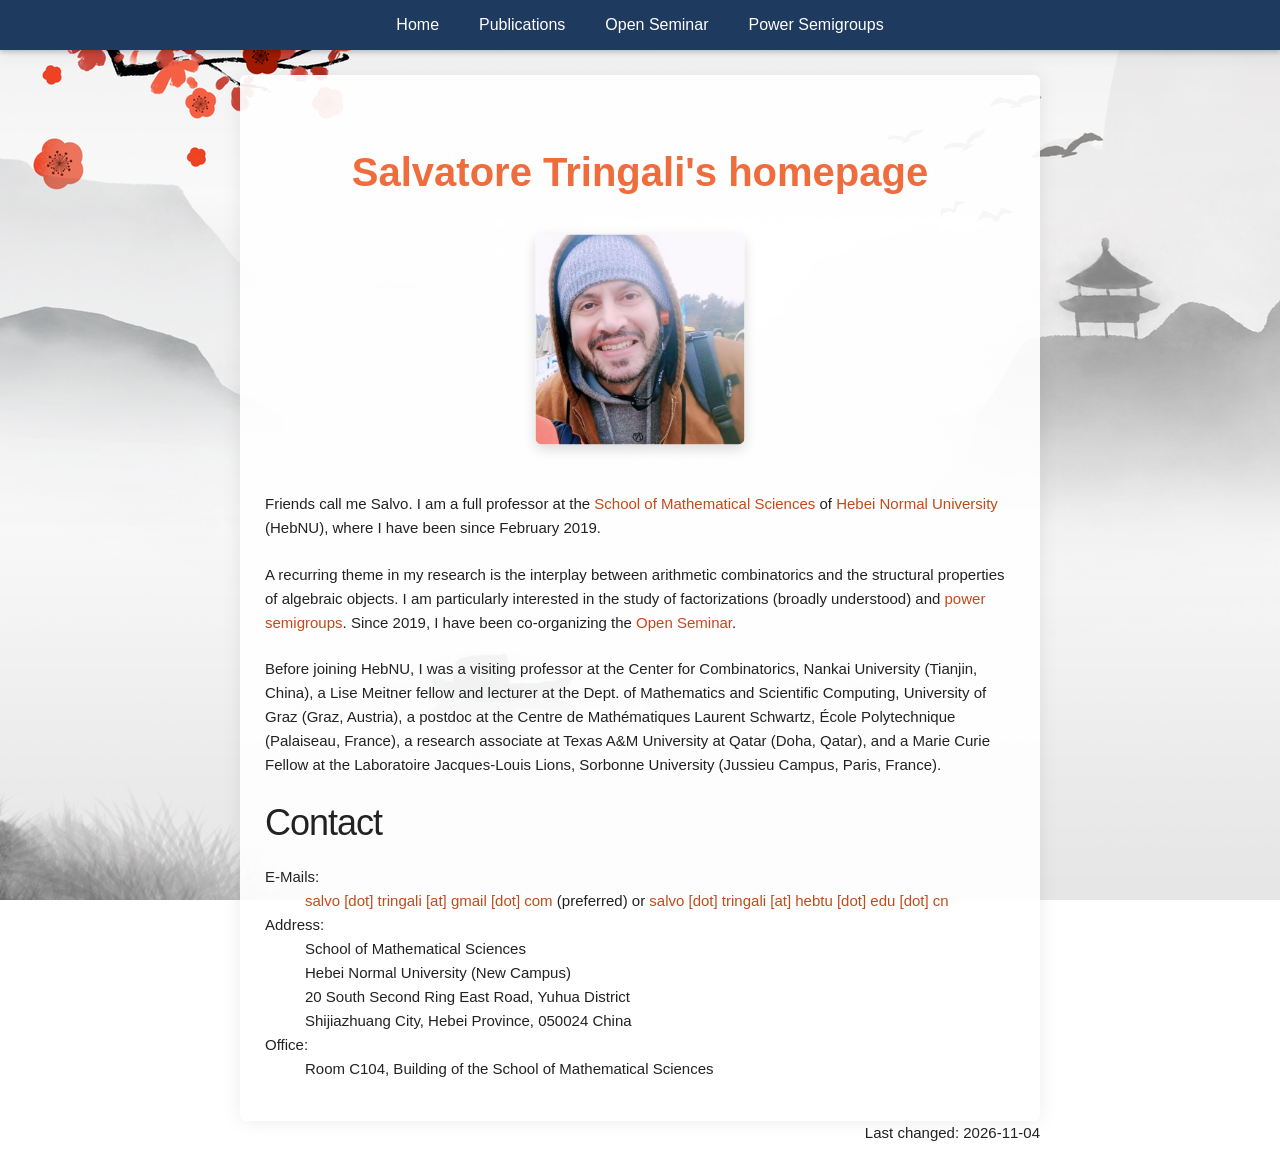
<file: index.html>
<!DOCTYPE html>
<html lang="en">
<head>
  <meta charset="utf-8" />
  <meta name="HandheldFriendly" content="true" />
  <meta name="viewport" content="width=device-width, height=device-height, user-scalable=yes, initial-scale=1.0" />
  <title>Salvatore 'Salvo' Tringali - Home</title>

  <link href="./mystyle.css" rel="stylesheet" type="text/css" />
  <link rel="canonical" href="https://salvo-tringali.github.io/" />
</head>

<body>

<header class="navbar-header">
  <nav class="navbar">
    <a href="/home/">Home</a>
	<a href="pubs.html">Publications</a>
    <a href="open-seminar.html">Open Seminar</a>
	<a href="power-semigroups.html">Power Semigroups</a>
  </nav>
</header>
	
  <div id="content-container">
  <div id="content">


<div id="header">
  <div id="header-name">Salvatore Tringali's homepage</div>

	<!--
  <div id="header-institute">
    <a href="https://sxxy.hebtu.edu.cn/">School of Mathematical Sciences</a> &#183;
    <a href="https://io.hebtu.edu.cn/en/">Hebei Normal University (HebNU)</a>
  </div>
	-->
</div>



   <div id="nav">

     <!--<a href="././index.html"><div class="active">Home</div></a>

      <a href="././publications.html"><div class="inactive">Publications</div></a>

      <a href="././conferences.html"><div class="inactive">Conferences</div></a>-->

    </div>

    <div class="clearer"></div>


<div class="profile-vertical">
  <div class="profile-photo">
    <img src="salvo_2024.jpg" alt="Salvatore Tringali (2024)">
  </div>
</div>

<section id="intro">
  <div class="profile-text">
    <p>
      Friends call me Salvo. I am a full professor 
		at the <a href="https://sxxy.hebtu.edu.cn/">School 
		  of Mathematical Sciences</a> 
      of <a href="https://io.hebtu.edu.cn/en/">Hebei Normal University</a> (HebNU), 
		where I have been since February 2019. 
    </p>

    <p>
		A recurring theme in my research is the interplay between arithmetic combinatorics 
		and the structural properties of algebraic objects. I am particularly interested 
		in the study of factorizations (broadly understood) and 
		<a href="power-semigroups.html">power semigroups</a>. 
		Since 2019, I have been co-organizing the <a href="open-seminar.html">Open Seminar</a>.
    </p>

    <p>
      Before joining HebNU, I was a visiting professor at the Center for Combinatorics, 
		Nankai University (Tianjin, China), a Lise Meitner fellow and lecturer at the 
		Dept. of Mathematics and Scientific Computing, University of Graz (Graz, Austria), 
		a postdoc at the Centre de Mathématiques Laurent Schwartz, 
		École Polytechnique (Palaiseau, France), a research associate at Texas A&M University at Qatar 
		(Doha, Qatar), and a Marie Curie Fellow at the Laboratoire Jacques-Louis Lions, 
		Sorbonne University (Jussieu Campus, Paris, France).
    </p>
  </div>
</section>

   <h1>Contact</h1>

   <dl id="contact">
    <dt>E-Mails:</dt>
    <dd>
      <a href="salvo.tringali@gmail.com">salvo [dot] tringali [at] gmail [dot] com</a> (preferred) or 
		<a href="mailto:salvo.tringali@hebtu.edu.cn">salvo [dot] tringali [at] hebtu [dot] edu [dot] cn</a> 
      </dd>

    <dt>Address:</dt>
    <dd>
      School of Mathematical Sciences <br>
      Hebei Normal University (New Campus) <br>
	  20 South Second Ring East Road, Yuhua District <br>
	  Shijiazhuang City, Hebei Province, 050024 China
    </dd>

    <dt>Office:</dt>
    <dd>
      Room C104, Building of the School of Mathematical Sciences
    </dd>
  </dl>
  </div>

  <div class="clearer"></div>

  <div id="nav"></div>

    <div id="footer">
		<p style="text-align: right;">
			Last changed: 2026-11-04
		</p>
	</div>
  </div>
</body>
</html>
</file>
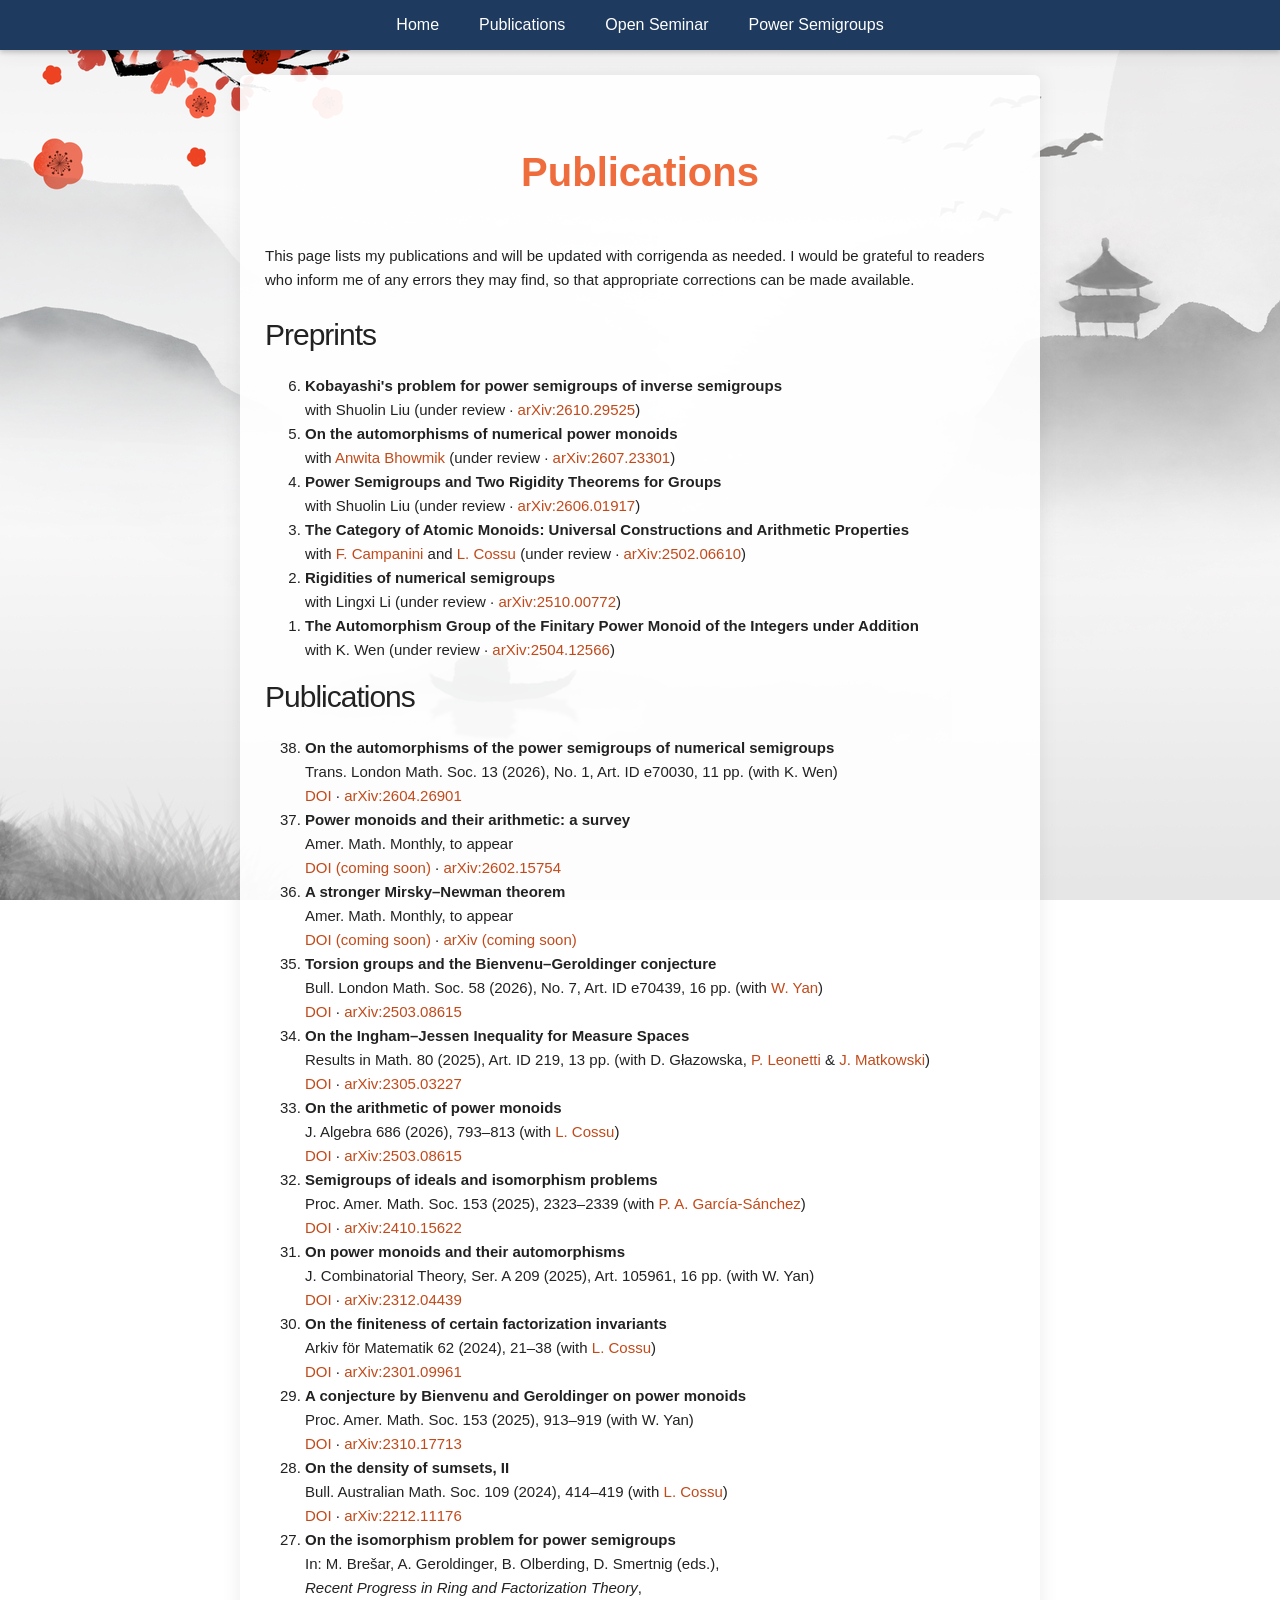
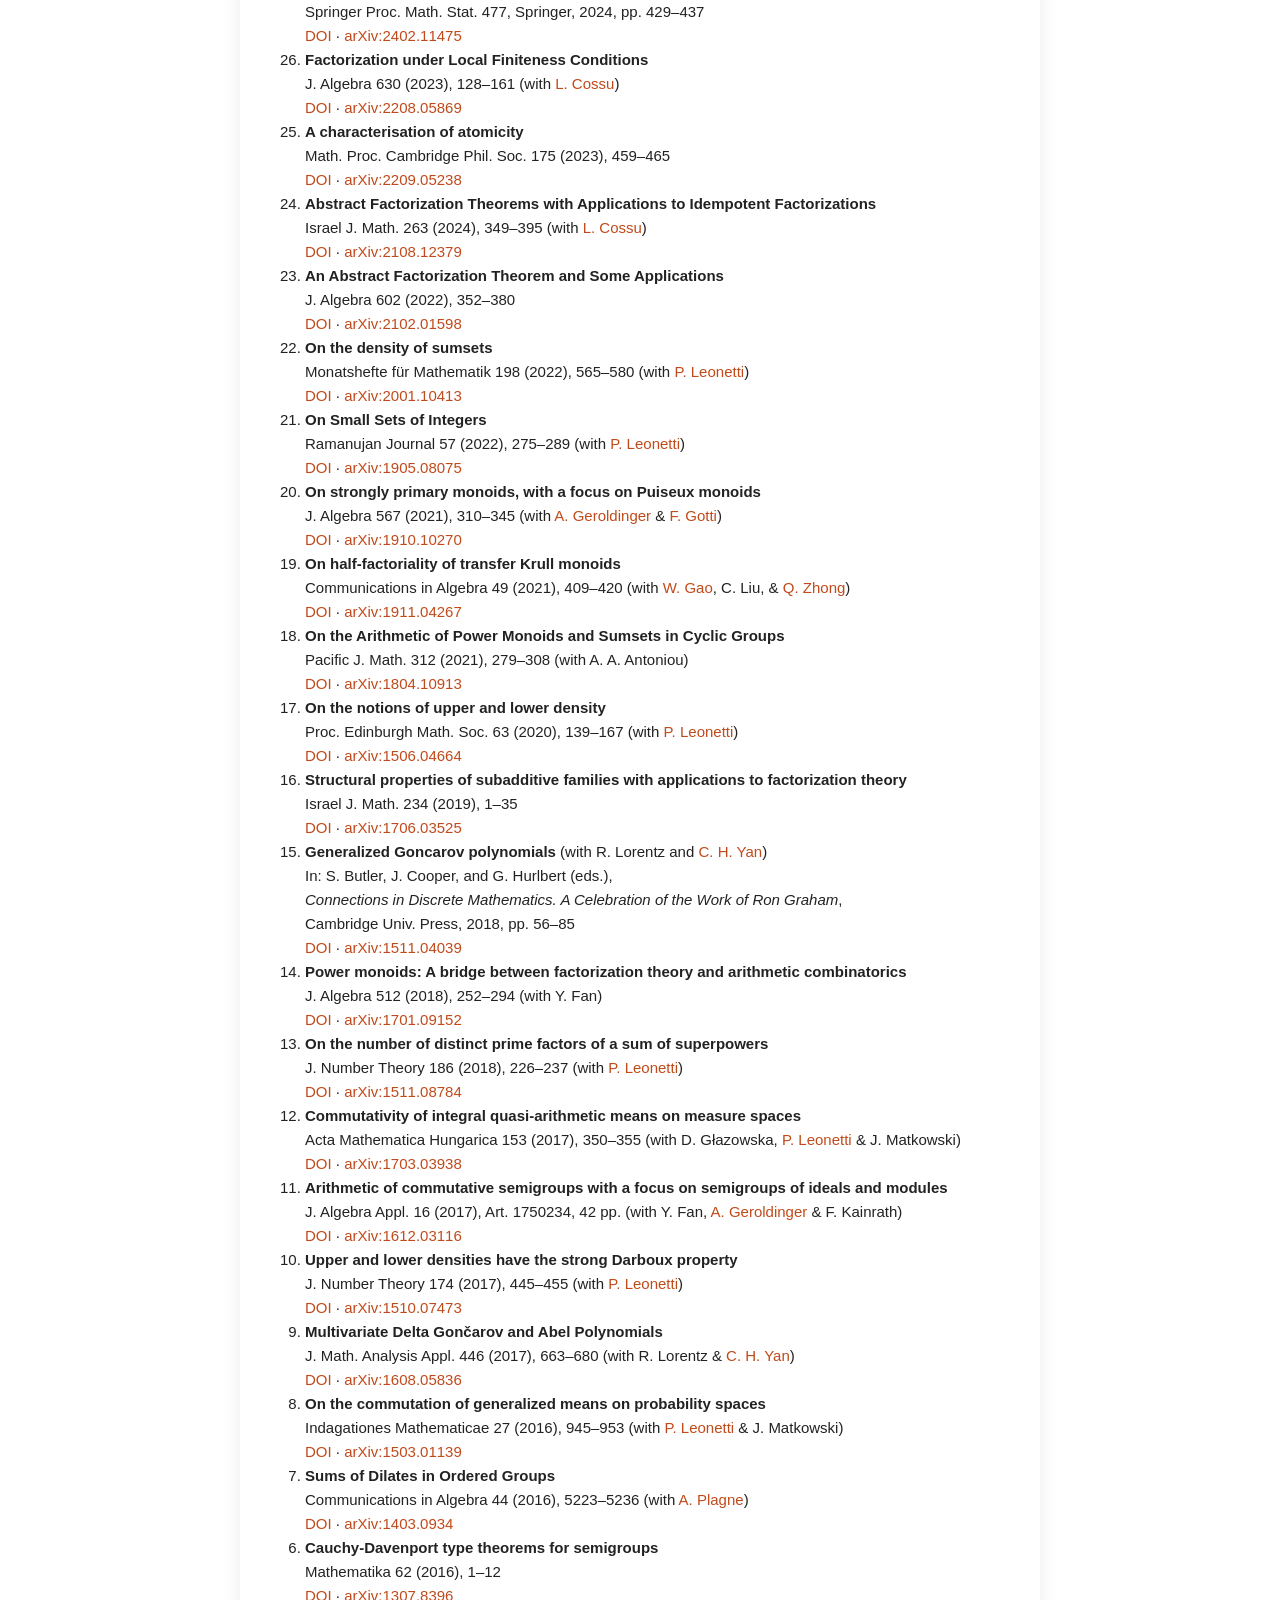
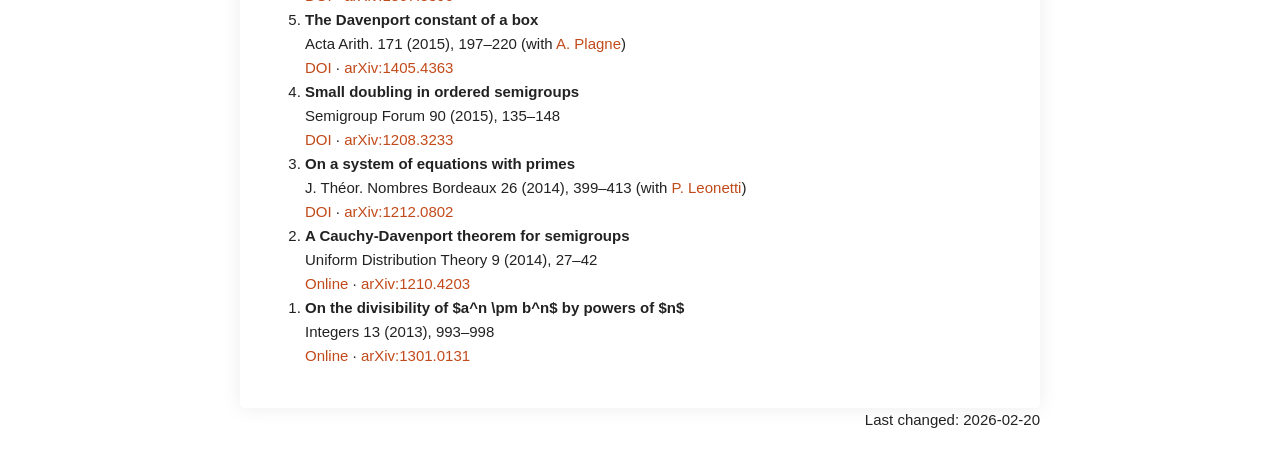
<file: pubs.html>
<!DOCTYPE html>
<html lang="en">
<head>
  <meta charset="utf-8" />
  <meta name="HandheldFriendly" content="true" />
  <meta name="viewport" content="width=device-width, height=device-height, user-scalable=yes, initial-scale=1.0" />
  <title>Salvatore "Salvo" Tringali - Publications</title>

  <link href="./mystyle.css" rel="stylesheet" type="text/css" />
  <link rel="canonical" href="https://salvo-tringali.github.io/" />
</head>

<body>

<header class="navbar-header">
  <nav class="navbar">
    <a href="/home/">Home</a>
	<a href="pubs.html">Publications</a>
    <a href="open-seminar.html">Open Seminar</a>
	<a href="power-semigroups.html">Power Semigroups</a>
  </nav>
</header>
	
  <div id="content-container">
  <div id="content">


<div id="header">
  <div id="header-name">Publications</div>
</div>

    <div class="clearer"></div>

<section id="intro">
  <div class="profile-text">
    <p>
      This page lists my publications and will be updated with 
		corrigenda as needed. I would be grateful to readers who 
		inform me of any errors they may find, so that appropriate 
		corrections can be made available.
    </p>
  </div>
</section>

<section id="preprints">
<h2>Preprints</h2>

<ol reversed start="">

  <li>
    <strong>Kobayashi's problem for power semigroups of inverse semigroups</strong><br>
	  with Shuolin Liu (under review · <a href="https://arxiv.org/abs/2610.29525">arXiv:2610.29525</a>)
  </li>
	
  <li>
    <strong>On the automorphisms of numerical power monoids</strong><br>
	  with <a href="https://anwitab.github.io/anwita_website/">Anwita Bhowmik</a> (under review · <a href="https://arxiv.org/abs/2607.23301">arXiv:2607.23301</a>)
  </li>
	
  <li>
    <strong>Power Semigroups and Two Rigidity Theorems for Groups</strong><br>
	  with Shuolin Liu (under review · <a href="https://arxiv.org/abs/2606.01917">arXiv:2606.01917</a>)
  </li>
	
  <li>
    <strong>The Category of Atomic Monoids: Universal Constructions and Arithmetic Properties</strong><br>
	  with <a href="https://www.researchgate.net/profile/Federico-Campanini">F. Campanini</a> and <a href="https://sites.google.com/view/laura-cossu">L. Cossu</a> (under review · <a href="https://arxiv.org/abs/2502.06610">arXiv:2502.06610</a>)
  </li>

  <li>
    <strong>Rigidities of numerical semigroups</strong><br>
	  with Lingxi Li (under review · <a href="https://arxiv.org/abs/2510.00772">arXiv:2510.00772</a>)
  </li>

  <li>
    <strong>The Automorphism Group of the Finitary Power Monoid of the Integers under Addition</strong><br>
	  with K. Wen (under review · <a href="https://arxiv.org/abs/2504.12566">arXiv:2504.12566</a>)
  </li>
</ol>
</section>

	   
<section id="publications">
  <h2>Publications</h2>
  <ol reversed start="38">

   <li>
      <strong>On the automorphisms of the power semigroups of numerical semigroups</strong><br>
      Trans. London Math. Soc. 13 (2026), No. 1, Art. ID e70030, 11 pp. (with K. Wen)<br>
      <a href="http://dx.doi.org/10.1112/tlm3.70030">DOI</a> ·
      <a href="https://arxiv.org/abs/2604.26901">arXiv:2604.26901</a>
    </li>
	  
  <li>
    <strong>Power monoids and their arithmetic: a survey</strong><br>
	  Amer. Math. Monthly, to appear <br>
	  <a href="#">DOI (coming soon)</a> · <a href="https://arxiv.org/abs/2602.15754">arXiv:2602.15754</a>
  </li>
	  
  <li>
    <strong>A stronger Mirsky–Newman theorem</strong><br>
	  Amer. Math. Monthly, to appear<br>
	  <a href="#">DOI (coming soon)</a> ·
      <a href="#">arXiv (coming soon)</a>
  </li>
	  
  <li>
    <strong>Torsion groups and the Bienvenu–Geroldinger conjecture</strong><br>
	  Bull. London Math. Soc. 58 (2026), No. 7, Art. ID e70439, 16 pp. 
	  (with <a href="https://www.researchgate.net/profile/Weihao-Yan-3">W. Yan</a>)<br>
	  <a href="https://doi.org/10.1112/blms.70439">DOI</a> &middot;
      <a href="https://arxiv.org/abs/2601.19592">arXiv:2503.08615</a>
  </li>

    <li>
      <strong>On the Ingham–Jessen Inequality for Measure Spaces</strong><br>
      Results in Math. 80 (2025), Art. ID 219, 13 pp.
		(with D. Głazowska, <a href="https://sites.google.com/site/leonettipaolo/">P. Leonetti</a> & 
		<a href="https://orcid.org/0000-0003-0011-0579">J. Matkowski</a>)<br>
      <a href="https://doi.org/10.1007/s00025-025-02533-z">DOI</a> ·
      <a href="https://arxiv.org/abs/2305.03227">arXiv:2305.03227</a>
    </li>

    <li>
      <strong>On the arithmetic of power monoids</strong><br>
      J. Algebra 686 (2026), 793–813 (with <a href="https://sites.google.com/view/laura-cossu">L. Cossu</a>)<br>
      <a href="https://doi.org/10.1016/j.jalgebra.2025.08.026">DOI</a> ·
      <a href="https://arxiv.org/abs/2503.08615">arXiv:2503.08615</a>
    </li>

    <li>
      <strong>Semigroups of ideals and isomorphism problems</strong><br>
      Proc. Amer. Math. Soc. 153 (2025), 2323–2339 (with <a href="https://produccioncientifica.ugr.es/investigadores/356957/detalle">P. A. García-Sánchez</a>)<br>
      <a href="https://www.ams.org/journals/proc/2025-153-06/S0002-9939-2025-17122-2/?active=current">DOI</a> ·
      <a href="https://arxiv.org/abs/2410.15622">arXiv:2410.15622</a>
    </li>

    <li>
      <strong>On power monoids and their automorphisms</strong><br>
      J. Combinatorial Theory, Ser. A 209 (2025), Art. 105961, 16 pp. (with W. Yan)<br>
      <a href="https://doi.org/10.1016/j.jcta.2024.105961">DOI</a> ·
      <a href="https://arxiv.org/abs/2312.04439">arXiv:2312.04439</a>
    </li>

    <li>
      <strong>On the finiteness of certain factorization invariants</strong><br>
      Arkiv för Matematik 62 (2024), 21–38 (with <a href="https://sites.google.com/view/laura-cossu">L. Cossu</a>)<br>
      <a href="https://doi.org/10.4310/ARKIV.2024.v62.n1.a2">DOI</a> ·
      <a href="https://arxiv.org/abs/2301.09961">arXiv:2301.09961</a>
    </li>

    <li>
      <strong>A conjecture by Bienvenu and Geroldinger on power monoids</strong><br>
      Proc. Amer. Math. Soc. 153 (2025), 913–919 (with W. Yan)<br>
      <a href="https://doi.org/10.1090/proc/16732">DOI</a> ·
      <a href="https://arxiv.org/abs/2310.17713">arXiv:2310.17713</a>
    </li>

    <li>
      <strong>On the density of sumsets, II</strong><br>
      Bull. Australian Math. Soc. 109 (2024), 414–419 (with <a href="https://sites.google.com/view/laura-cossu">L. Cossu</a>)<br>
      <a href="https://doi.org/10.1017/S000497272300062X">DOI</a> ·
      <a href="https://arxiv.org/abs/2212.11176">arXiv:2212.11176</a>
    </li>

	<li>
	  <strong>On the isomorphism problem for power semigroups</strong><br>
	  	In: M. Brešar, A. Geroldinger, B. Olberding, D. Smertnig (eds.),<br>
	  	<em>Recent Progress in Ring and Factorization Theory</em>,<br>
	  	Springer Proc. Math. Stat. 477, Springer, 2024, pp. 429–437<br>
	  <a href="https://doi.org/10.1007/978-3-031-75326-8_20">DOI</a> ·
	  <a href="https://arxiv.org/abs/2402.11475">arXiv:2402.11475</a>
	</li>

    <li>
      <strong>Factorization under Local Finiteness Conditions</strong><br>
      J. Algebra 630 (2023), 128–161 (with <a href="https://sites.google.com/view/laura-cossu">L. Cossu</a>)<br>
      <a href="https://doi.org/10.1016/j.jalgebra.2023.04.014">DOI</a> ·
      <a href="https://arxiv.org/abs/2208.05869">arXiv:2208.05869</a>
    </li>

    <li>
      <strong>A characterisation of atomicity</strong><br>
      Math. Proc. Cambridge Phil. Soc. 175 (2023), 459–465<br>
      <a href="https://doi.org/10.1017/S0305004123000269">DOI</a> ·
      <a href="https://arxiv.org/abs/2209.05238">arXiv:2209.05238</a>
    </li>

    <li>
      <strong>Abstract Factorization Theorems with Applications to Idempotent Factorizations</strong><br>
      Israel J. Math. 263 (2024), 349–395 (with <a href="https://sites.google.com/view/laura-cossu">L. Cossu</a>)<br>
      <a href="https://doi.org/10.1007/s11856-024-2623-z">DOI</a> ·
      <a href="https://arxiv.org/abs/2108.12379">arXiv:2108.12379</a>
    </li>

    <li>
      <strong>An Abstract Factorization Theorem and Some Applications</strong><br>
      J. Algebra 602 (2022), 352–380<br>
      <a href="https://doi.org/10.1016/j.jalgebra.2022.03.023">DOI</a> ·
      <a href="https://arxiv.org/abs/2102.01598">arXiv:2102.01598</a>
    </li>

	<li>
  	  <strong>On the density of sumsets</strong><br>
  	  Monatshefte für Mathematik 198 (2022), 565–580 (with <a href="https://sites.google.com/site/leonettipaolo/">P. Leonetti</a>)<br>
 	  <a href="https://doi.org/10.1007/s00605-022-01694-1">DOI</a> ·
  	  <a href="https://arxiv.org/abs/2001.10413">arXiv:2001.10413</a>
	</li>

	<li>
	  <strong>On Small Sets of Integers</strong><br>
	  Ramanujan Journal 57 (2022), 275–289 (with <a href="https://sites.google.com/site/leonettipaolo/">P. Leonetti</a>)<br>
	  <a href="https://doi.org/10.1007/s11139-020-00371-x">DOI</a> ·
	  <a href="https://arxiv.org/abs/1905.08075">arXiv:1905.08075</a>
	</li>

	<li>
	  <strong>On strongly primary monoids, with a focus on Puiseux monoids</strong><br>
	  J. Algebra 567 (2021), 310–345 
	  (with <a href="https://imsc.uni-graz.at/geroldinger/">A. Geroldinger</a> & 
	  <a href="https://felixgotti.com/">F. Gotti</a>)<br>
	  <a href="https://doi.org/10.1016/j.jalgebra.2020.09.019">DOI</a> ·
	  <a href="https://arxiv.org/abs/1910.10270">arXiv:1910.10270</a>
	</li>

	<li>
	  <strong>On half-factoriality of transfer Krull monoids</strong><br>
	  Communications in Algebra 49 (2021), 409–420 (with <a href="https://scholar.google.ca/citations?user=pqy5D8YAAAAJ&hl=en">W. Gao</a>, C. Liu, & 
	  <a href="https://imsc.uni-graz.at/zhong/">Q. Zhong</a>)<br>
	  <a href="https://doi.org/10.1080/00927872.2020.1800720">DOI</a> ·
	  <a href="https://arxiv.org/abs/1911.04267">arXiv:1911.04267</a>
	</li>

	<li>
	  <strong>On the Arithmetic of Power Monoids and Sumsets in Cyclic Groups</strong><br>
	  Pacific J. Math. 312 (2021), 279–308 (with A. A. Antoniou)<br>
	  <a href="https://doi.org/10.2140/pjm.2021.312.279">DOI</a> ·
	  <a href="https://arxiv.org/abs/1804.10913">arXiv:1804.10913</a>
	</li>

	<li>
	  <strong>On the notions of upper and lower density</strong><br>
	  Proc. Edinburgh Math. Soc. 63 (2020), 139–167 (with <a href="https://sites.google.com/site/leonettipaolo/">P. Leonetti</a>)<br>
	  <a href="http://dx.doi.org/10.1017/S0013091519000208">DOI</a> ·
	  <a href="https://arxiv.org/abs/1506.04664">arXiv:1506.04664</a>
	</li>

	<li>
	  <strong>Structural properties of subadditive families with applications to factorization theory</strong><br>
	  Israel J. Math. 234 (2019), 1–35<br>
	  <a href="https://doi.org/10.1007/s11856-019-1922-2">DOI</a> ·
	  <a href="https://arxiv.org/abs/1706.03525">arXiv:1706.03525</a>
	</li>

	<li>
	  <strong>Generalized Goncarov polynomials</strong> 
		(with R. Lorentz and <a href="https://www.math.tamu.edu/~cyan/">C. H. Yan</a>)<br>
		In: S. Butler, J. Cooper, and G. Hurlbert (eds.),<br>
	  	<em>Connections in Discrete Mathematics. A Celebration of the Work of Ron Graham</em>,<br>
	  	Cambridge Univ. Press, 2018, pp. 56–85<br>
	  <a href="https://doi.org/10.1017/9781316650295.005">DOI</a> ·
	  <a href="https://arxiv.org/abs/1511.04039">arXiv:1511.04039</a>
	</li>


	<li>
	  <strong>Power monoids: A bridge between factorization theory and arithmetic combinatorics</strong><br>
	  J. Algebra 512 (2018), 252–294 (with Y. Fan)<br>
	  <a href="https://doi.org/10.1016/j.jalgebra.2018.07.010">DOI</a> ·
	  <a href="https://arxiv.org/abs/1701.09152">arXiv:1701.09152</a>
	</li>

	<li>
	  <strong>On the number of distinct prime factors of a sum of superpowers</strong><br>
	  J. Number Theory 186 (2018), 226–237 (with <a href="https://sites.google.com/site/leonettipaolo/">P. Leonetti</a>)<br>
	  <a href="https://doi.org/10.1016/j.jnt.2017.10.002">DOI</a> ·
	  <a href="https://arxiv.org/abs/1511.08784">arXiv:1511.08784</a>
	</li>

	<li>
	  <strong>Commutativity of integral quasi-arithmetic means on measure spaces</strong><br>
	  Acta Mathematica Hungarica 153 (2017), 350–355 (with D. Głazowska, <a href="https://sites.google.com/site/leonettipaolo/">P. Leonetti</a> & J. Matkowski)<br>
	  <a href="https://doi.org/10.1007/s10474-017-0734-2">DOI</a> ·
	  <a href="https://arxiv.org/abs/1703.03938">arXiv:1703.03938</a>
	</li>

	<li>
	  <strong>Arithmetic of commutative semigroups with a focus on semigroups of ideals and modules</strong><br>
	  J. Algebra Appl. 16 (2017), Art. 1750234, 42 pp. (with Y. Fan, <a href="https://imsc.uni-graz.at/geroldinger/">A. Geroldinger</a> & F. Kainrath)<br>
	  <a href="https://doi.org/10.1142/S0219498817502346">DOI</a> ·
	  <a href="https://arxiv.org/abs/1612.03116">arXiv:1612.03116</a>
	</li>

	<li>
	  <strong>Upper and lower densities have the strong Darboux property</strong><br>
	  J. Number Theory 174 (2017), 445–455 (with <a href="https://sites.google.com/site/leonettipaolo/">P. Leonetti</a>)<br>
	  <a href="https://doi.org/10.1016/j.jnt.2016.11.005">DOI</a> ·
	  <a href="https://arxiv.org/abs/1510.07473">arXiv:1510.07473</a>
	</li>

	<li>
	  <strong>Multivariate Delta Gončarov and Abel Polynomials</strong><br>
	  J. Math. Analysis Appl. 446 (2017), 663–680 (with R. Lorentz & <a href="https://www.math.tamu.edu/~cyan/">C. H. Yan</a>)<br>
	  <a href="https://doi.org/10.1016/j.jmaa.2016.09.002">DOI</a> ·
	  <a href="https://arxiv.org/abs/1608.05836">arXiv:1608.05836</a>
	</li>

	<li>
	  <strong>On the commutation of generalized means on probability spaces</strong><br>
	  Indagationes Mathematicae 27 (2016), 945–953 (with <a href="https://sites.google.com/site/leonettipaolo/">P. Leonetti</a> & J. Matkowski)<br>
	  <a href="https://doi.org/10.1016/j.indag.2016.06.006">DOI</a> ·
	  <a href="https://arxiv.org/abs/1503.01139">arXiv:1503.01139</a>
	</li>

	<li>
	  <strong>Sums of Dilates in Ordered Groups</strong><br>
	  Communications in Algebra 44 (2016), 5223–5236 (with <a href="http://www.cmls.polytechnique.fr/perso/plagne/">A. Plagne</a>)<br>
	  <a href="https://doi.org/10.1080/00927872.2016.1152476">DOI</a> ·
	  <a href="https://arxiv.org/abs/1403.0934">arXiv:1403.0934</a>
	</li>

	<li>
	  <strong>Cauchy-Davenport type theorems for semigroups</strong><br>
	  Mathematika 62 (2016), 1–12<br>
	  <a href="https://doi.org/10.1112/S0025579315000157">DOI</a> ·
	  <a href="https://arxiv.org/abs/1307.8396">arXiv:1307.8396</a>
	</li>

	<li>
	  <strong>The Davenport constant of a box</strong><br>
	  Acta Arith. 171 (2015), 197–220 (with <a href="http://www.cmls.polytechnique.fr/perso/plagne/">A. Plagne</a>)<br>
	  <a href="https://doi.org/10.4064/aa171-3-1">DOI</a> ·
	  <a href="https://arxiv.org/abs/1405.4363">arXiv:1405.4363</a>
	</li>

	<li>
	  <strong>Small doubling in ordered semigroups</strong><br>
	  Semigroup Forum 90 (2015), 135–148<br>
	  <a href="https://doi.org/10.1007/s00233-014-9603-2">DOI</a> ·
	  <a href="https://arxiv.org/abs/1208.3233">arXiv:1208.3233</a>
	</li>

	<li>
	  <strong>On a system of equations with primes</strong><br>
	  J. Théor. Nombres Bordeaux 26 (2014), 399–413 (with <a href="https://sites.google.com/site/leonettipaolo/">P. Leonetti</a>)<br>
	  <a href="https://doi.org/10.5802/jtnb.873">DOI</a> ·
	  <a href="https://arxiv.org/abs/1212.0802">arXiv:1212.0802</a>
	</li>

	<li>
	  <strong>A Cauchy-Davenport theorem for semigroups</strong><br>
	  Uniform Distribution Theory 9 (2014), 27–42<br>
	  <a href="http://pcwww.liv.ac.uk/~karpenk/JournalUDT/index.htm">Online</a> ·
	  <a href="https://arxiv.org/abs/1210.4203">arXiv:1210.4203</a>
	</li>

	<li>
	  <strong>On the divisibility of $a^n \pm b^n$ by powers of $n$</strong><br>
	  Integers 13 (2013), 993–998<br>
	  <a href="http://math.colgate.edu/~integers/vol13.html">Online</a> ·
	  <a href="http://arxiv.org/abs/1301.0131">arXiv:1301.0131</a>
	</li>

  </ol>
</section>
  </div>

  <div class="clearer"></div>

  <div id="nav"></div>

    <div id="footer">
		<p style="text-align: right;">
			Last changed: 2026-02-20
		</p>
	</div>
  </div>
</body>
</html>
</file>
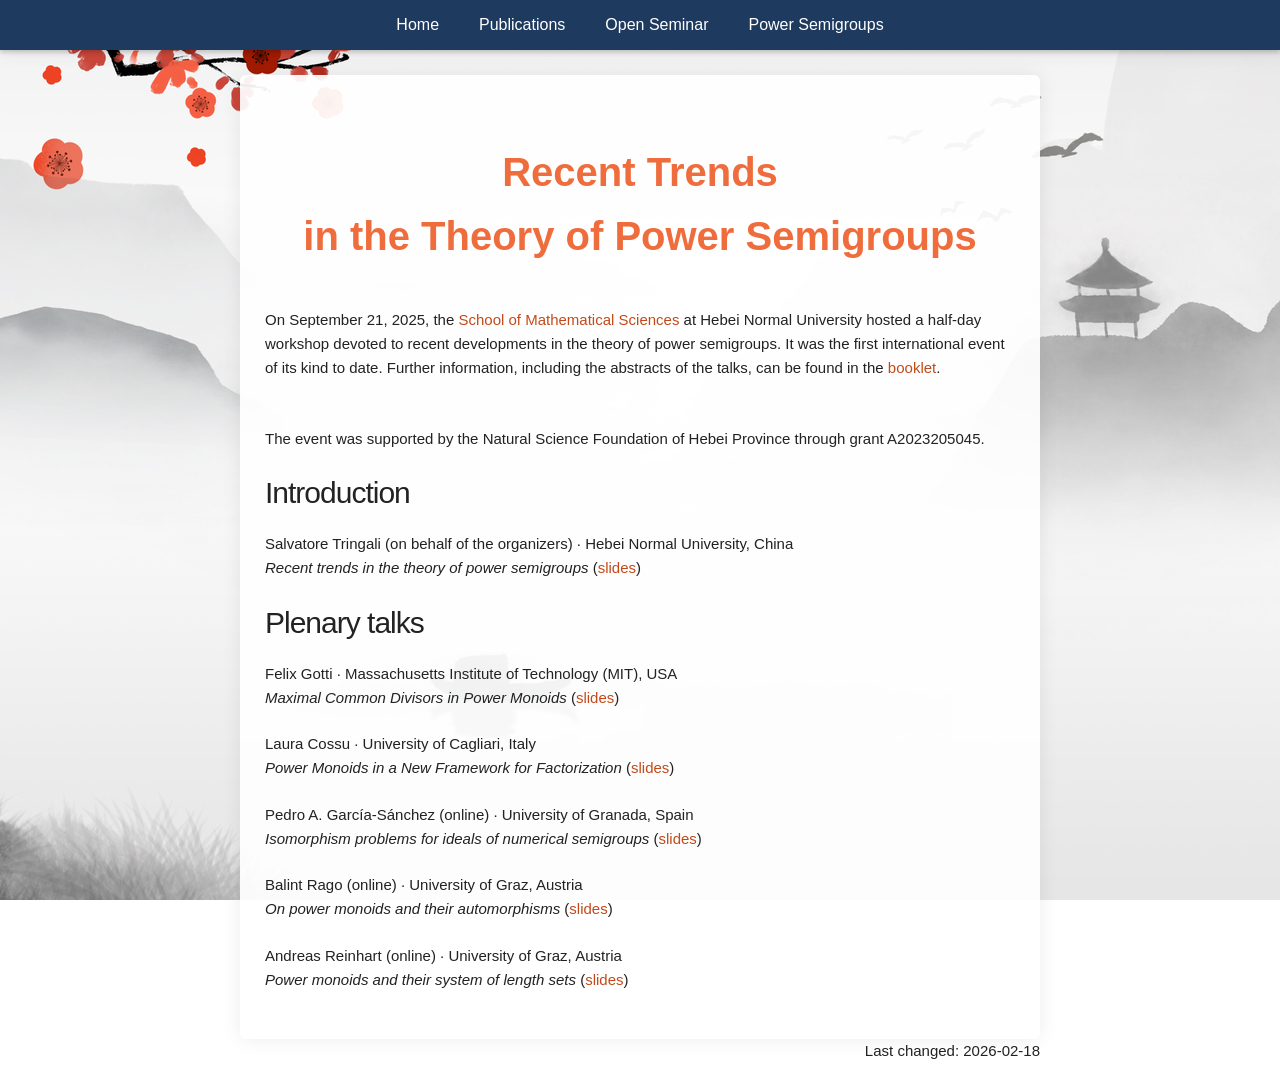
<file: workshop2025.html>
<!DOCTYPE html>
<html lang="en">
<head>
  <meta charset="utf-8" />
  <meta name="HandheldFriendly" content="true" />
  <meta name="viewport" content="width=device-width, height=device-height, user-scalable=yes, initial-scale=1.0" />
  <title>Salvatore 'Salvo' Tringali - Home</title>

  <link href="./mystyle.css" rel="stylesheet" type="text/css" />
  <link rel="canonical" href="https://salvo-tringali.github.io/" />
</head>

<body>

<header class="navbar-header">
  <nav class="navbar">
    <a href="/home/">Home</a>
	<a href="pubs.html">Publications</a>
    <a href="open-seminar.html">Open Seminar</a>
	<a href="power-semigroups.html">Power Semigroups</a>
  </nav>
</header>
	
  <div id="content-container">
  <div id="content">

<div id="header">
  <div id="header-name">Recent Trends<br>
	in the Theory of Power Semigroups</div>
</div>

    <p>
		On September 21, 2025, the <a href="https://io.hebtu.edu.cn/en/">School 
		of Mathematical Sciences</a> at Hebei Normal University hosted a half-day 
		workshop devoted to recent developments in the theory of power semigroups. 
		It was the first international event of its kind to date. Further information, 
		including the abstracts of the talks, can be found in the 
		<a href="workshop2025/booklet.pdf">booklet</a>.
	</p>
	  
	<br>
	  
	<p>
		The event was supported by the Natural Science Foundation of Hebei Province 
		through grant A2023205045.
	</p>

	<h2>Introduction</h2>

    <div class="talk">
        <p class="speaker">Salvatore Tringali (on behalf of the organizers) &#183 Hebei Normal University, China <br>
        <em>Recent trends in the theory of power semigroups</em>
		(<a href="workshop2025/slides/tringali.pdf">slides</a>)
		</p>
    </div>

    <h2>Plenary talks</h2>

    <div class="talk">
        <p class="speaker">Felix Gotti &#183 Massachusetts Institute of Technology (MIT), USA <br>
		<em>Maximal Common Divisors in Power Monoids</em>
		(<a href="workshop2025/slides/gotti.pdf">slides</a>)
		</p>
    </div>

    <div class="talk">
        <p class="speaker">Laura Cossu &#183 University of Cagliari, Italy <br>
        <em>Power Monoids in a New Framework for Factorization</em>
        (<a href="workshop2025/slides/cossu.pdf">slides</a>)
		</p>
    </div>

    <div class="talk">
        <p class="speaker">Pedro A. García-Sánchez (online) &#183 University of Granada, Spain <br>
			<em>Isomorphism problems for ideals of numerical semigroups</em> 
			(<a href="workshop2025/slides/garcia-sanchez.pdf">slides</a>)
		</p>
    </div>

    <div class="talk">
        <p class="speaker">Balint Rago (online) &#183 University of Graz, Austria </br>
        <em>On power monoids and their automorphisms</em> (<a href="workshop2025/slides/rago.pdf">slides</a>)
		</p>
    </div>

    <div class="talk">
        <p class="speaker">Andreas Reinhart (online) &#183 University of Graz, Austria<br>
			<em>Power monoids and their system of length sets</em> 
			(<a href="workshop2025/slides/reinhart.pdf">slides</a>)
		</p>
    </div>
	</div>

  <div class="clearer"></div>

  <div id="nav"></div>

    <div id="footer">
		<p style="text-align: right;">
			Last changed: 2026-02-18
		</p>
	</div>
  </div>
</body>
</html>
</file>
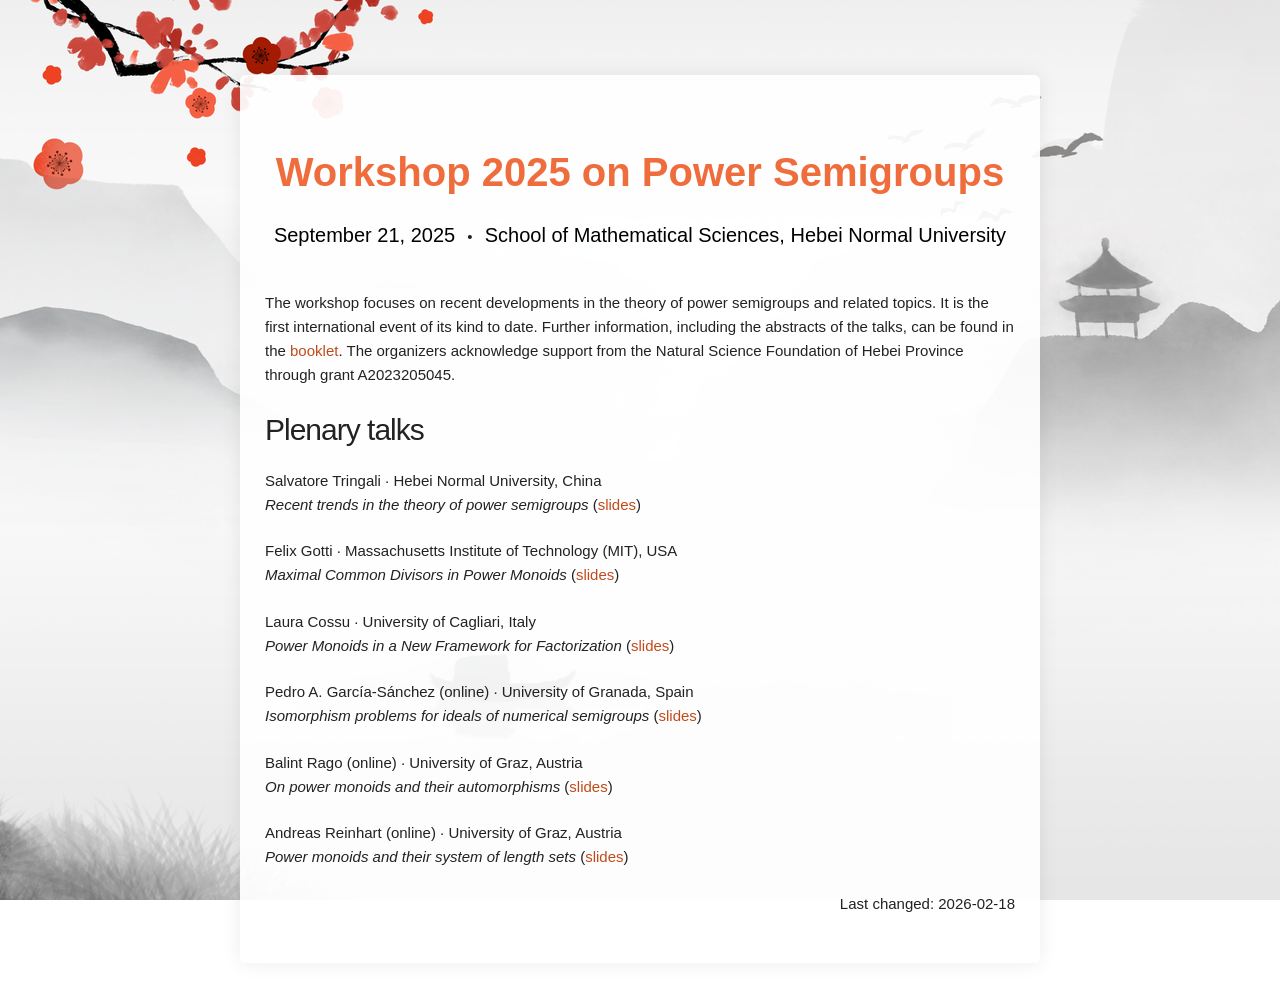
<file: workshop2025b.html>
<!DOCTYPE html>
<html lang="en">
<head>
  <meta charset="utf-8" />
  <meta name="HandheldFriendly" content="true" />
  <meta name="viewport" content="width=device-width, height=device-height, user-scalable=yes, initial-scale=1.0" />
  <title>Salvatore 'Salvo' Tringali - Home</title>

  <link href="./mystyle.css" rel="stylesheet" type="text/css" />
  <link rel="canonical" href="https://salvo-tringali.github.io/" />
</head>

<body>
  <div id="content-container">
  <div id="content">


<div id="header">
  <div id="header-name">Workshop 2025 on Power Semigroups</div>

  <div id="header-institute">
    <a href="https://sxxy.hebtu.edu.cn/">September 21, 2025</a> &bull;
    <a href="https://io.hebtu.edu.cn/en/">School of Mathematical Sciences, Hebei Normal University</a>
  </div>
</div>

    <p>
		The workshop focuses on recent developments in the theory of power semigroups and related topics. 
It is the first international event of its kind to date. Further information, including the abstracts 
of the talks, can be found in the <a href="workshop2025/slides/booklet.pdf">booklet</a>. 
The organizers acknowledge support from the Natural Science Foundation of Hebei Province 
through grant A2023205045.
	</p>

    <h2>Plenary talks</h2>

    <div class="talk">
        <p class="speaker">Salvatore Tringali &#183 Hebei Normal University, China <br>
        <em>Recent trends in the theory of power semigroups</em>
		(<a href="workshop2025/slides/tringali.pdf">slides</a>)
		</p>
    </div>

    <div class="talk">
        <p class="speaker">Felix Gotti &#183 Massachusetts Institute of Technology (MIT), USA <br>
		<em>Maximal Common Divisors in Power Monoids</em>
		(<a href="workshop2025/slides/gotti.pdf">slides</a>)
		</p>
    </div>

    <div class="talk">
        <p class="speaker">Laura Cossu &#183 University of Cagliari, Italy <br>
        <em>Power Monoids in a New Framework for Factorization</em>
        (<a href="workshop2025/slides/cossu.pdf">slides</a>)
		</p>
    </div>

    <div class="talk">
        <p class="speaker">Pedro A. García-Sánchez (online) &#183 University of Granada, Spain <br>
			<em>Isomorphism problems for ideals of numerical semigroups</em> 
			(<a href="workshop2025/slides/garcia-sanchez.pdf">slides</a>)
		</p>
    </div>

    <div class="talk">
        <p class="speaker">Balint Rago (online) &#183 University of Graz, Austria </br>
        <em>On power monoids and their automorphisms</em> (<a href="workshop2025/slides/rago.pdf">slides</a>)
		</p>
    </div>

    <div class="talk">
        <p class="speaker">Andreas Reinhart (online) &#183 University of Graz, Austria<br>
			<em>Power monoids and their system of length sets</em> 
			(<a href="workshop2025/slides/reinhart.pdf">slides</a>)
		</p>
    </div>

</body>

  <div class="clearer"></div>

  <div id="nav"></div>

    <div id="footer">
		<p style="text-align: right;">
			Last changed: 2026-02-18
		</p>
	</div>
  </div>
</body>
</html>
</file>
<file: mystyle.css>
/* Typography & Text styles */

/* html is set to 62.5% so that all the REM measurements are based on 10px sizing */

html {
  font-size: 62.5%;
}

/* Navbar fissa in alto */

.navbar {
  position: fixed;
  top: 0;
  left: 0;
  width: 100%;
  background-color: #1E3A5F;
  display: flex;
  justify-content: center;
  padding: 12px 0; 
  box-shadow: 0 2px 5px rgba(0,0,0,0.2);
  z-index: 1000;
}

/* Navbar-header separata */

.navbar-header {
  position: fixed;
  top: 0;
  left: 0;
  width: 100%;
  background-color: #1E3A5F;
  z-index: 1000;
}

/* Rimuovi il background bianco dal header fisso */

.navbar-header .navbar {
  display: flex;
  justify-content: center;
  padding: 12px 0;
}

/* Link della navbar */

.navbar a {
  color: #fff;
  text-decoration: none;
  margin: 0 20px;
  font-weight: 500;
  font-size: 16px;
  transition: color 0.3s, border-bottom 0.3s;
}

/* Hover effect */
.navbar a:hover {
  color: #FFD700;
  border-bottom: 2px solid #FFD700;
}

body {
  font-size: 1.5em;
  line-height: 1.6;
  font-weight: 400;
  font-family: "Roboto", "HelveticaNeue", "Helvetica Neue", Helvetica, Arial, sans-serif;
  color: #222222;
  padding-top: 50px; 
  /* Per evitare che il contenuto sia nascosto sotto la navbar */
}

/* Links */

a {
  font-weight: normal;
  text-decoration: none; 
  color: #C24A1A;
}

a:hover {
  text-decoration: underline;
}

a:focus {
  outline: thin dotted;
}

small {
  font-size: 75%;
}

/* Headings */

h1,
h2,
h3,
h4,
h5,
h6 {
  line-height: 1;
  text-rendering: optimizeLegibility;
  margin-top: 0;
  margin-bottom: 2rem;
  font-weight: 300;
}

h1 { font-size: 3.6rem; line-height: 1.25; letter-spacing: -.1rem; }
h2 { font-size: 3.0rem; line-height: 1.3;  letter-spacing: -.1rem; }
h3 { font-size: 2.4rem; line-height: 1.35; letter-spacing: -.08rem; }
h4 { font-size: 1.8rem; line-height: 1.5;  letter-spacing: -.05rem; }
h5 { font-size: 1.5rem; line-height: 1.6;  letter-spacing: 0; }
h6 { font-size: 1.4rem; line-height: 1.6;  letter-spacing: 0; }

/* Paragraphs */

p {
  margin: 0 auto 1.5em auto;
}

/* Layout styles */

/* Full size background image */

html, #container, .inner { 
  background-color: transparent;
}

html {
  background: url(background_chinese.jpg) center center no-repeat fixed;
  background-size: cover;
}

body {
  max-width: 800px;
  margin: 25px auto;
}

/* LIGHT PANELS INSTEAD OF DARK ONES */
header, #content, footer { 
  background: rgba(255,255,255,.92);
  padding: 25px; 
  color: #222222; 
  box-shadow: 0 0 20px rgba(0,0,0,0.08);
  border-radius: 6px;
}

iframe {
  max-width: 100%;
}

/* Menu Links */

ul.main-menu {
  margin: 0;
  padding: 0;
  display: flex;
  flex-wrap: wrap;
  justify-content: left;
  list-style: none;
}

ul.main-menu li a {
  margin-right: 20px;
  font-size: 2.0rem;
  border-bottom: solid transparent 3px;
  color: #444;
}

ul.main-menu li a:hover {
  color: #000;
}

ul.main-menu li a.active {
  color: #000;
  border-bottom-color: #EF6D3D;
}

/* Utility classes */

.hide {
  display: none;
}

.show {
  display: block;
}

.profile {
  display: flex;
  align-items: flex-start;
  gap: 25px;
  margin-bottom: 2em;
}

.profile-photo,
.profile-text {
  flex: 1; /* foto e testo occupano lo stesso spazio */
}

.profile-photo img {
  width: 100%;
  height: auto;
  border-radius: 6px;
  box-shadow: 0 4px 12px rgba(0,0,0,0.15);
  transform: scale(1.1);
  transform-origin: center; /* mantiene il centro come punto di ingrandimento */
}

/* Responsive: stack on small screens */

@media (max-width: 700px) {
  .profile {
    flex-direction: column;
    align-items: center;
  }

  .profile-photo img {
    width: 220px;
  }

  .profile-text {
    text-align: left;
  }
}

.profile-vertical {
  text-align: center; /* centra tutto il contenuto */
  margin-bottom: 2em;
}

.profile-vertical .profile-photo img {
  width: 190px;   /* puoi aumentare se vuoi ingrandire */
  max-width: 80%; /* non sfora su schermi piccoli */
  height: auto;
  border-radius: 6px;
  box-shadow: 0 4px 12px rgba(0,0,0,0.15);
  margin-bottom: 20px; /* spazio tra foto e testo */
}

.profile-vertical .profile-text {
  text-align: left; /* testo allineato a sinistra per leggibilità */
  max-width: 800px; /* opzionale: limita larghezza per paragrafi lunghi */
  margin: 0 auto;
}

#header {
  text-align: center; /* centra tutto */
  margin: 40px 0;     /* spazio sopra e sotto l'intestazione */
}

#header-name {
  font-size: 4rem;     /* aumenta la dimensione del nome */
  font-weight: 700;    /* grassetto */
  color: #EF6D3D;      /* puoi cambiare colore */
  margin-bottom: 15px; /* spazio tra nome e istituto */
}

#header-institute a {
  font-size: 2rem;     /* aumenta dimensione link istituto */
  color: #000000;      /* colore link */
  text-decoration: none;
  margin: 0 8px;       /* spazio tra i link */
}

#header-institute a:hover {
  text-decoration: underline;
}

/* ===== Open Seminar Layout ===== */

.talk-card {
  /*background-color: #eaf6ec;*/        /* verde molto tenue */
  border: 1px solid #cfe8d4;
  border-radius: 8px;
  padding: 14px 18px;
  margin: 14px 0;
  font-family: "Segoe UI", Arial, sans-serif;
  font-size: 16px;                  /* stessa dimensione per tutto */
  line-height: 1.5;
}

.talk-card .row {
  margin: 4px 0;
}

.talk-card a {
  text-decoration: none;
  font-size: 0.95em;
}

.talk-card a:hover {
  text-decoration: underline;
}
</file>
